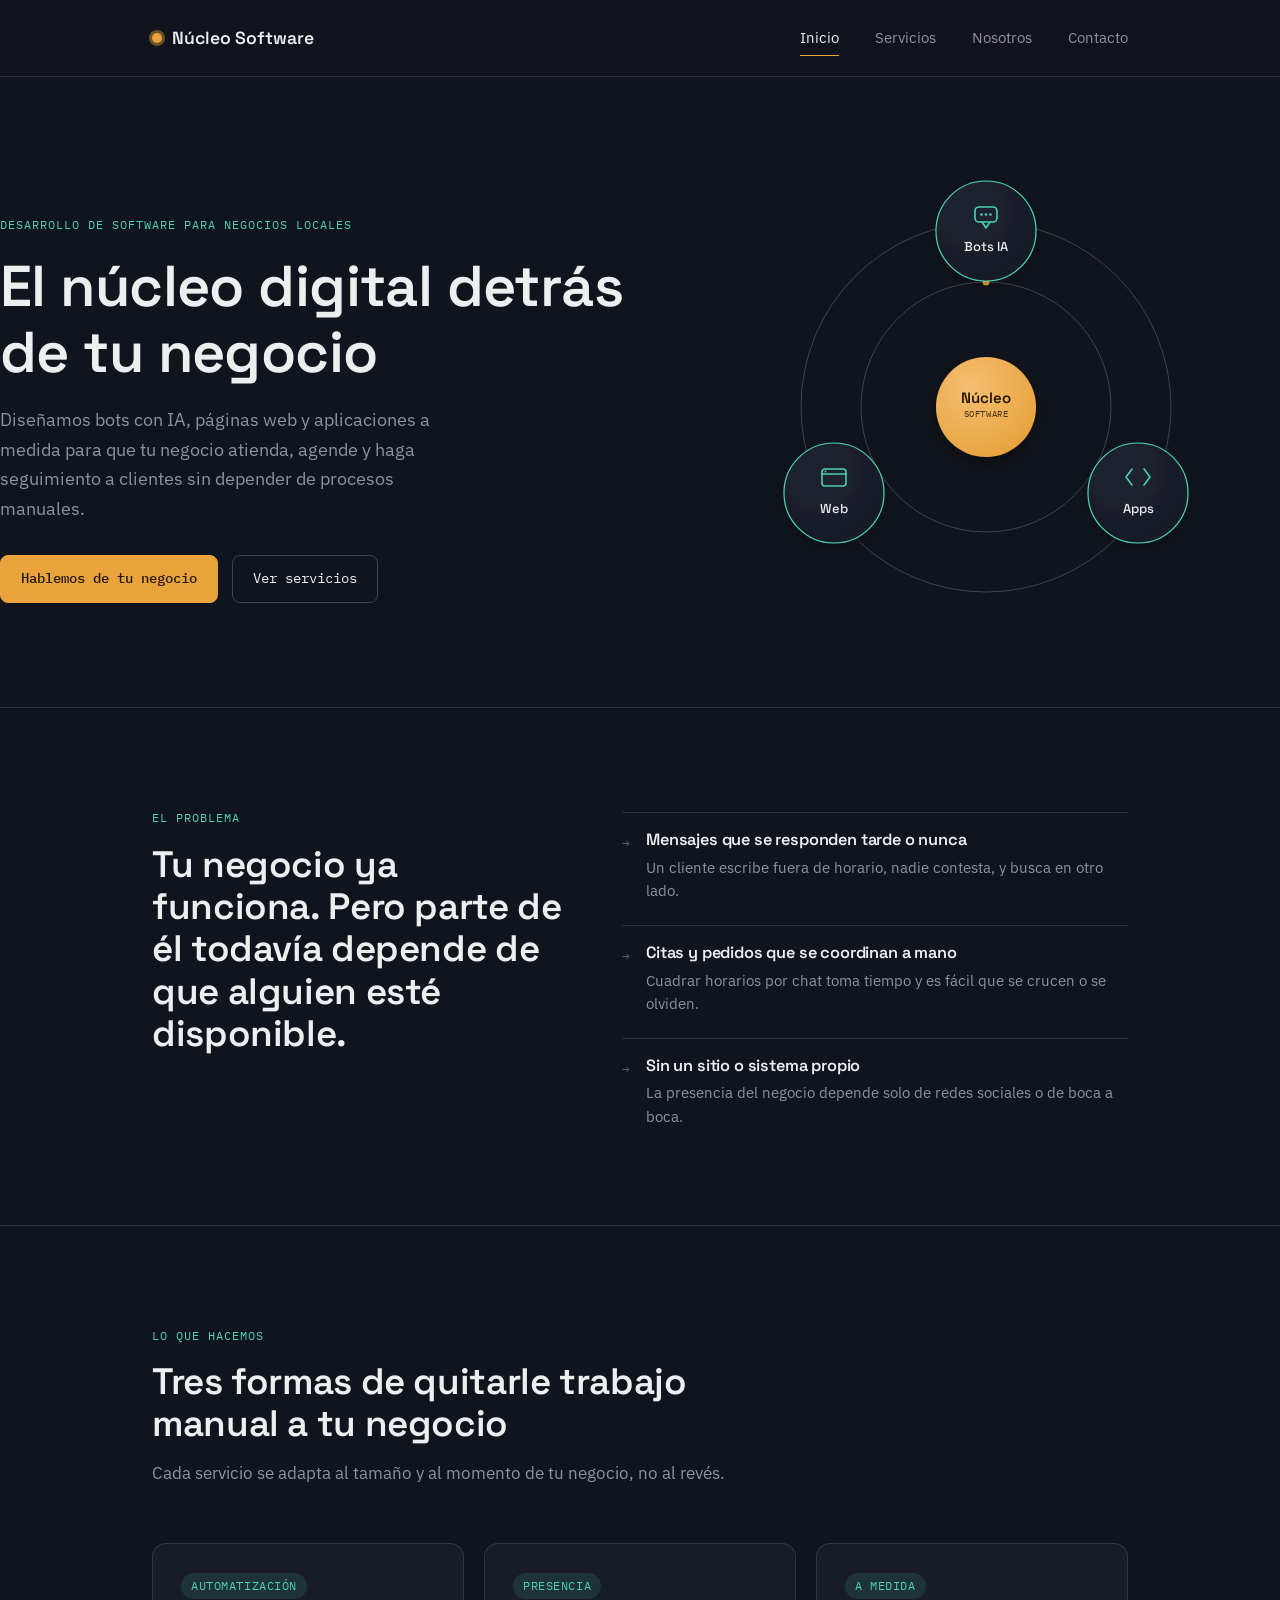
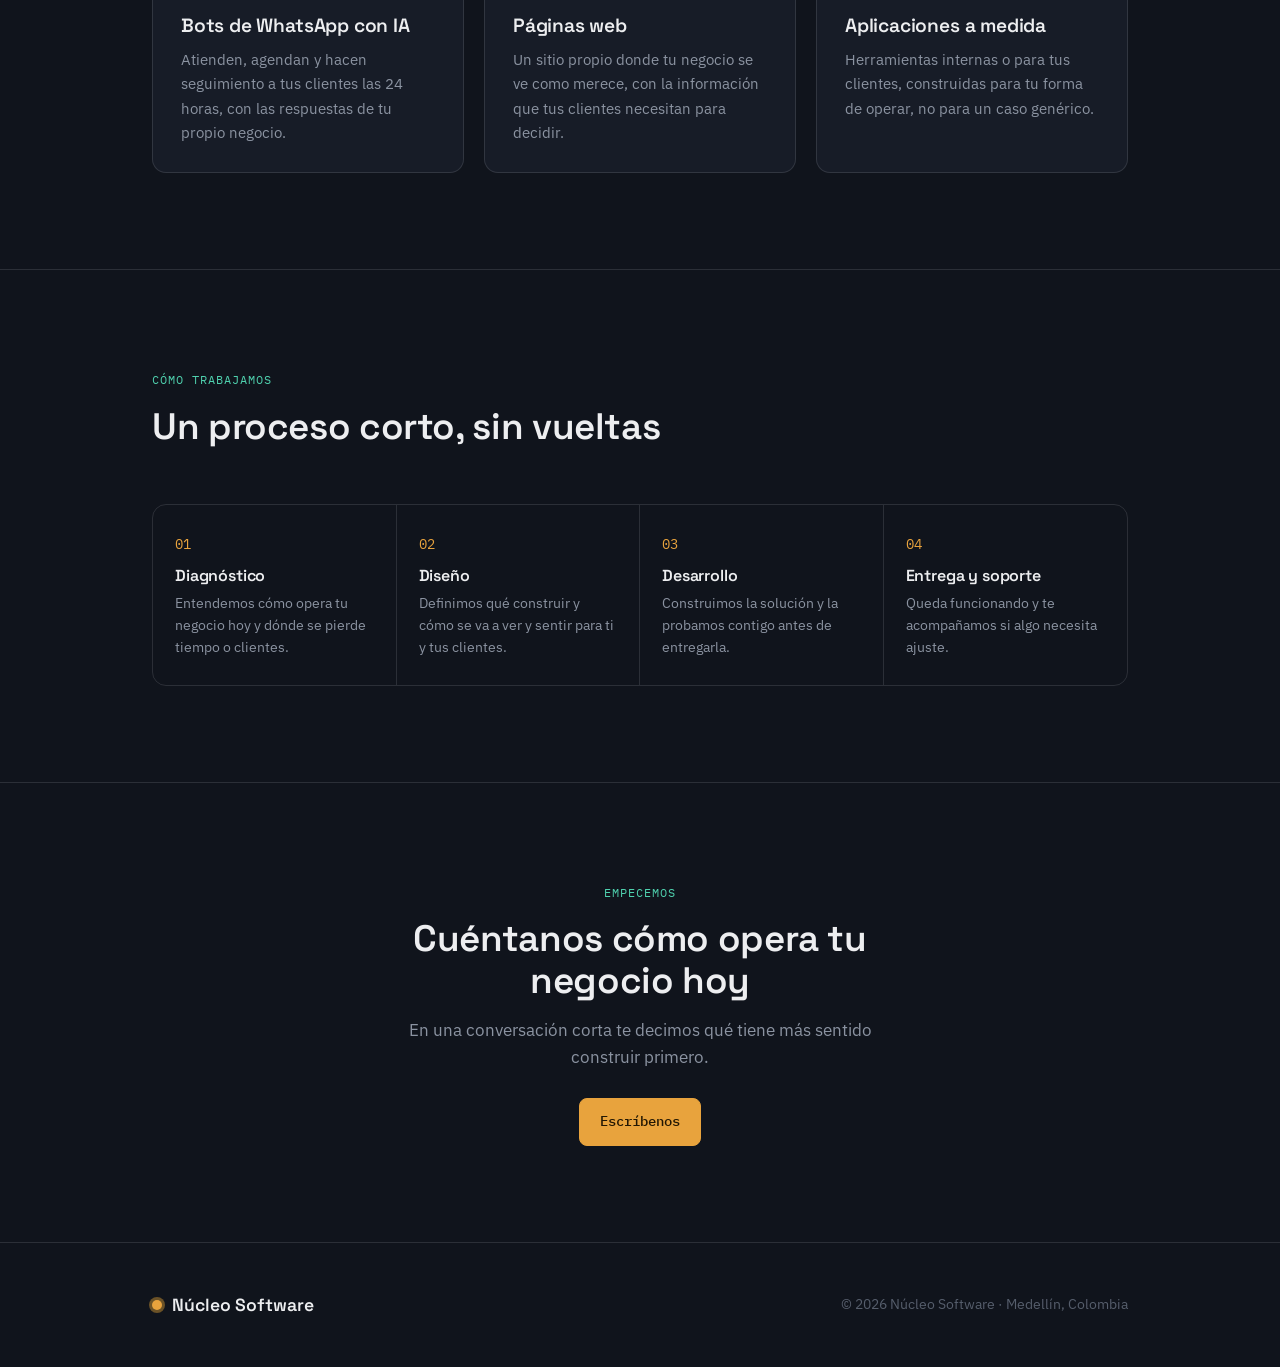
<file: index.html>
<!DOCTYPE html>
<html lang="es">
<head>
<meta charset="UTF-8">
<meta name="viewport" content="width=device-width, initial-scale=1.0">
<title>Núcleo Software — Bots con IA, webs y apps para tu negocio</title>
<meta name="description" content="Núcleo Software desarrolla bots con IA, páginas web y aplicaciones a medida para negocios que quieren dejar de perder clientes por procesos manuales.">
<link rel="stylesheet" href="style.css">
<style>
.hero {
  padding: 90px 0 60px;
  display: grid;
  grid-template-columns: 1.05fr 0.95fr;
  gap: 40px;
  align-items: center;
}
.hero h1 { margin-top: 16px; }
.hero p.lead { font-size: 1.15rem; margin-top: 20px; max-width: 480px; }
.hero-cta { display: flex; gap: 14px; margin-top: 32px; flex-wrap: wrap; }

.orbit-hero { width: 100%; max-width: 480px; margin: 0 auto; overflow: visible; }
.ring { fill: none; stroke: var(--line-strong); stroke-width: 1; }
.core-circle { fill: url(#coreGrad); filter: url(#coreShadow); }
.core-label-main { font-family: var(--font-display); font-weight: 600; font-size: 15px; fill: #241703; text-anchor: middle; }
.core-label-sub { font-family: var(--font-mono); font-size: 9px; letter-spacing: 0.06em; fill: #4a340f; text-anchor: middle; }
.node-circle { fill: url(#nodeGrad); stroke: var(--orbit-teal); stroke-width: 1.2; filter: url(#nodeShadow); }
.node-icon { fill: none; stroke: var(--orbit-teal); stroke-width: 1.6; stroke-linecap: round; stroke-linejoin: round; }
.node-label { font-family: var(--font-display); font-weight: 500; font-size: 13px; fill: var(--text-primary); text-anchor: middle; }
.pulse { fill: var(--core-amber); }
.orbit-rotate-1 { animation: orbit 22s linear infinite; transform-box: view-box; transform-origin: 240px 240px; }
.orbit-rotate-2 { animation: orbit 34s linear infinite reverse; transform-box: view-box; transform-origin: 240px 240px; }
@keyframes orbit { from { transform: rotate(0deg); } to { transform: rotate(360deg); } }

.problem { }
.problem-grid { display: grid; grid-template-columns: 0.9fr 1.1fr; gap: 56px; align-items: start; }
.problem-list { display: flex; flex-direction: column; gap: 22px; margin-top: 8px; }
.problem-item { display: flex; gap: 16px; border-top: 0.5px solid var(--line); padding-top: 18px; }
.problem-item .mark { font-family: var(--font-mono); color: var(--text-faint); font-size: 0.8rem; padding-top: 3px; }
.problem-item h3 { font-size: 1.02rem; }
.problem-item p { font-size: 0.92rem; margin-top: 6px; }

.services-preview .grid-3 { margin-top: 8px; }

.process-strip { display: grid; grid-template-columns: repeat(4, 1fr); gap: 0; border: 0.5px solid var(--line); border-radius: 14px; overflow: hidden; }
.process-step { padding: 26px 22px; border-right: 0.5px solid var(--line); }
.process-step:last-child { border-right: none; }
.process-step .num { font-family: var(--font-mono); color: var(--core-amber); font-size: 0.85rem; }
.process-step h3 { font-size: 1rem; margin-top: 10px; }
.process-step p { font-size: 0.85rem; margin-top: 8px; }

.cta-band { text-align: center; }
.cta-band .wrap { max-width: 640px; }
.cta-band h2 { margin-top: 14px; }
.cta-band p { margin-top: 14px; font-size: 1.05rem; }
.cta-band .hero-cta { justify-content: center; margin-top: 28px; }

@media (max-width: 860px) {
  .hero { grid-template-columns: 1fr; padding-top: 50px; }
  .hero .orbit-hero { order: -1; max-width: 300px; }
  .problem-grid { grid-template-columns: 1fr; gap: 32px; }
  .process-strip { grid-template-columns: 1fr; }
  .process-step { border-right: none; border-bottom: 0.5px solid var(--line); }
  .process-step:last-child { border-bottom: none; }
}
</style>
</head>
<body>

<header class="site-header">
  <div class="wrap">
    <a class="brand" href="index.html"><span class="dot" aria-hidden="true"></span>Núcleo Software</a>
    <button class="nav-toggle" aria-label="Abrir menú" aria-expanded="false">☰</button>
    <nav class="mainnav">
      <a href="index.html" aria-current="page">Inicio</a>
      <a href="servicios.html">Servicios</a>
      <a href="nosotros.html">Nosotros</a>
      <a href="contacto.html">Contacto</a>
    </nav>
  </div>
</header>

<section class="hero">
  <div class="wrap" style="display:contents;">
    <div>
      <span class="eyebrow">Desarrollo de software para negocios locales</span>
      <h1>El núcleo digital detrás de tu negocio</h1>
      <p class="lead">Diseñamos bots con IA, páginas web y aplicaciones a medida para que tu negocio atienda, agende y haga seguimiento a clientes sin depender de procesos manuales.</p>
      <div class="hero-cta">
        <a class="btn btn-primary" href="contacto.html">Hablemos de tu negocio</a>
        <a class="btn" href="servicios.html">Ver servicios</a>
      </div>
    </div>
    <svg class="orbit-hero" viewBox="0 0 480 480" role="img" aria-label="Diagrama de un núcleo central con tres servicios orbitando a su alrededor: bots con IA, páginas web y aplicaciones">
      <defs>
        <radialGradient id="coreGrad" cx="35%" cy="30%" r="75%">
          <stop offset="0%" style="stop-color:#F5BE72"></stop>
          <stop offset="100%" style="stop-color:var(--core-amber)"></stop>
        </radialGradient>
        <radialGradient id="nodeGrad" cx="35%" cy="30%" r="75%">
          <stop offset="0%" style="stop-color:var(--bg-panel-raised)"></stop>
          <stop offset="100%" style="stop-color:var(--bg-panel)"></stop>
        </radialGradient>
        <filter id="coreShadow" x="-60%" y="-60%" width="220%" height="220%">
          <feDropShadow dx="0" dy="6" stdDeviation="10" flood-color="#000000" flood-opacity="0.35"></feDropShadow>
        </filter>
        <filter id="nodeShadow" x="-60%" y="-60%" width="220%" height="220%">
          <feDropShadow dx="0" dy="4" stdDeviation="7" flood-color="#000000" flood-opacity="0.28"></feDropShadow>
        </filter>
      </defs>

      <circle class="ring" cx="240" cy="240" r="185"></circle>
      <circle class="ring" cx="240" cy="240" r="125"></circle>

      <g class="orbit-rotate-1">
        <circle class="pulse" cx="240" cy="55" r="4"></circle>
      </g>
      <g class="orbit-rotate-2">
        <circle class="pulse" cx="240" cy="115" r="3.5"></circle>
      </g>

      <g transform="translate(240,64)">
        <circle class="node-circle" r="50"></circle>
        <rect class="node-icon" x="-11" y="-24" width="22" height="15" rx="4" fill="none"></rect>
        <path class="node-icon" d="M -4,-9 L 0,-3 L 4,-9" fill="none"></path>
        <circle cx="-4.5" cy="-16.5" r="1.3" fill="var(--orbit-teal)" stroke="none"></circle>
        <circle cx="0" cy="-16.5" r="1.3" fill="var(--orbit-teal)" stroke="none"></circle>
        <circle cx="4.5" cy="-16.5" r="1.3" fill="var(--orbit-teal)" stroke="none"></circle>
        <text class="node-label" x="0" y="20">Bots IA</text>
      </g>

      <g transform="translate(88,326)">
        <circle class="node-circle" r="50"></circle>
        <rect class="node-icon" x="-12" y="-24" width="24" height="17" rx="3" fill="none"></rect>
        <line class="node-icon" x1="-12" y1="-19" x2="12" y2="-19"></line>
        <circle cx="-8.5" cy="-21.5" r="0.9" fill="var(--orbit-teal)" stroke="none"></circle>
        <text class="node-label" x="0" y="20">Web</text>
      </g>

      <g transform="translate(392,326)">
        <circle class="node-circle" r="50"></circle>
        <polyline class="node-icon" points="-6,-24 -12,-16 -6,-8" fill="none"></polyline>
        <polyline class="node-icon" points="6,-24 12,-16 6,-8" fill="none"></polyline>
        <text class="node-label" x="0" y="20">Apps</text>
      </g>

      <circle class="core-circle" cx="240" cy="240" r="50"></circle>
      <text class="core-label-main" x="240" y="236">Núcleo</text>
      <text class="core-label-sub" x="240" y="250">SOFTWARE</text>
    </svg>
  </div>
</section>

<section class="problem">
  <div class="wrap problem-grid">
    <div class="section-head" style="margin-bottom:0;">
      <span class="eyebrow">El problema</span>
      <h2>Tu negocio ya funciona. Pero parte de él todavía depende de que alguien esté disponible.</h2>
    </div>
    <div class="problem-list">
      <div class="problem-item">
        <span class="mark">→</span>
        <div>
          <h3>Mensajes que se responden tarde o nunca</h3>
          <p>Un cliente escribe fuera de horario, nadie contesta, y busca en otro lado.</p>
        </div>
      </div>
      <div class="problem-item">
        <span class="mark">→</span>
        <div>
          <h3>Citas y pedidos que se coordinan a mano</h3>
          <p>Cuadrar horarios por chat toma tiempo y es fácil que se crucen o se olviden.</p>
        </div>
      </div>
      <div class="problem-item">
        <span class="mark">→</span>
        <div>
          <h3>Sin un sitio o sistema propio</h3>
          <p>La presencia del negocio depende solo de redes sociales o de boca a boca.</p>
        </div>
      </div>
    </div>
  </div>
</section>

<section class="services-preview">
  <div class="wrap">
    <div class="section-head">
      <span class="eyebrow">Lo que hacemos</span>
      <h2>Tres formas de quitarle trabajo manual a tu negocio</h2>
      <p>Cada servicio se adapta al tamaño y al momento de tu negocio, no al revés.</p>
    </div>
    <div class="grid-3">
      <div class="card">
        <span class="node-tag teal">Automatización</span>
        <h3>Bots de WhatsApp con IA</h3>
        <p>Atienden, agendan y hacen seguimiento a tus clientes las 24 horas, con las respuestas de tu propio negocio.</p>
      </div>
      <div class="card">
        <span class="node-tag teal">Presencia</span>
        <h3>Páginas web</h3>
        <p>Un sitio propio donde tu negocio se ve como merece, con la información que tus clientes necesitan para decidir.</p>
      </div>
      <div class="card">
        <span class="node-tag teal">A medida</span>
        <h3>Aplicaciones a medida</h3>
        <p>Herramientas internas o para tus clientes, construidas para tu forma de operar, no para un caso genérico.</p>
      </div>
    </div>
  </div>
</section>

<section class="process">
  <div class="wrap">
    <div class="section-head">
      <span class="eyebrow">Cómo trabajamos</span>
      <h2>Un proceso corto, sin vueltas</h2>
    </div>
    <div class="process-strip">
      <div class="process-step">
        <span class="num">01</span>
        <h3>Diagnóstico</h3>
        <p>Entendemos cómo opera tu negocio hoy y dónde se pierde tiempo o clientes.</p>
      </div>
      <div class="process-step">
        <span class="num">02</span>
        <h3>Diseño</h3>
        <p>Definimos qué construir y cómo se va a ver y sentir para ti y tus clientes.</p>
      </div>
      <div class="process-step">
        <span class="num">03</span>
        <h3>Desarrollo</h3>
        <p>Construimos la solución y la probamos contigo antes de entregarla.</p>
      </div>
      <div class="process-step">
        <span class="num">04</span>
        <h3>Entrega y soporte</h3>
        <p>Queda funcionando y te acompañamos si algo necesita ajuste.</p>
      </div>
    </div>
  </div>
</section>

<section class="cta-band">
  <div class="wrap">
    <span class="eyebrow">Empecemos</span>
    <h2>Cuéntanos cómo opera tu negocio hoy</h2>
    <p>En una conversación corta te decimos qué tiene más sentido construir primero.</p>
    <div class="hero-cta">
      <a class="btn btn-primary" href="contacto.html">Escríbenos</a>
    </div>
  </div>
</section>

<footer>
  <div class="wrap">
    <a class="brand" href="index.html"><span class="dot" aria-hidden="true"></span>Núcleo Software</a>
    <p>© 2026 Núcleo Software · Medellín, Colombia</p>
  </div>
</footer>

<script src="nav.js"></script>
</body>
</html>
</file>
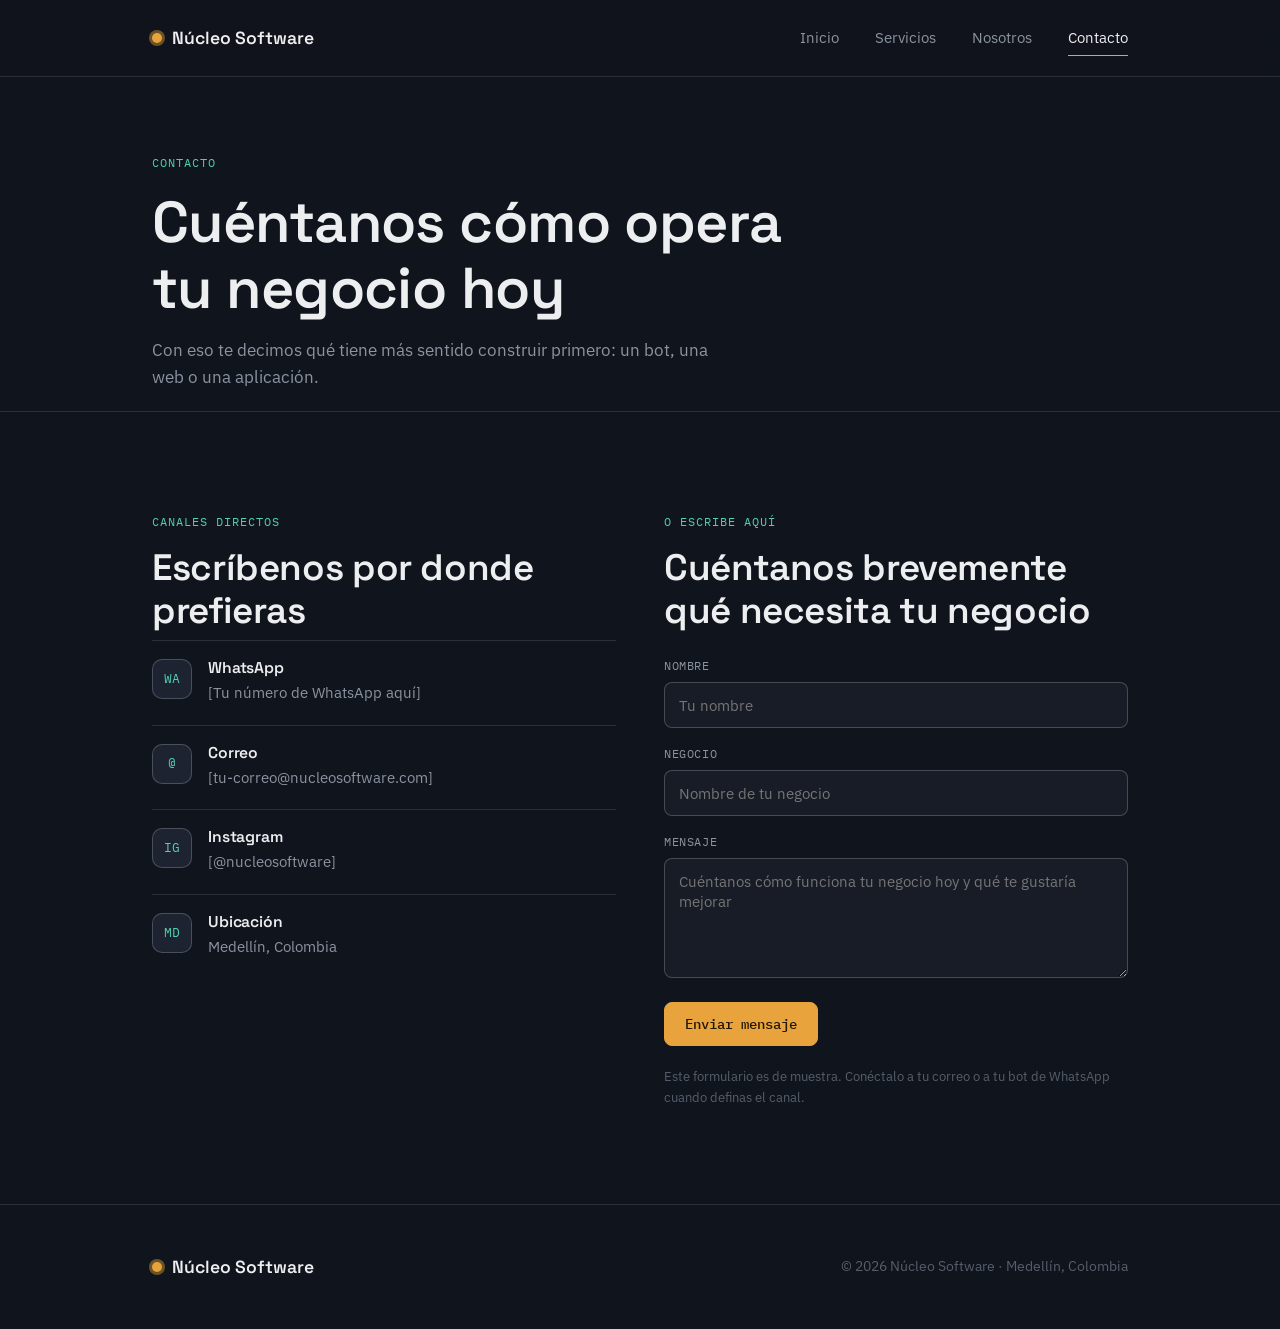
<file: contacto.html>
<!DOCTYPE html>
<html lang="es">
<head>
<meta charset="UTF-8">
<meta name="viewport" content="width=device-width, initial-scale=1.0">
<title>Contacto — Núcleo Software</title>
<meta name="description" content="Escríbenos y cuéntanos cómo opera tu negocio hoy.">
<link rel="stylesheet" href="style.css">
<style>
.page-hero { padding: 72px 0 20px; }
.page-hero h1 { margin-top: 14px; max-width: 640px; }
.page-hero p { max-width: 560px; margin-top: 16px; font-size: 1.05rem; }

.contact-grid { display: grid; grid-template-columns: 1fr 1fr; gap: 48px; align-items: start; }

.channel-list { display: flex; flex-direction: column; gap: 20px; margin-top: 8px; }
.channel-item { display: flex; gap: 16px; align-items: flex-start; border-top: 0.5px solid var(--line); padding-top: 18px; }
.channel-item .ic {
  width: 40px; height: 40px; border-radius: 10px;
  background: var(--bg-panel-raised); border: 0.5px solid var(--line-strong);
  display: flex; align-items: center; justify-content: center;
  font-family: var(--font-mono); font-size: 0.8rem; color: var(--orbit-teal);
  flex-shrink: 0;
}
.channel-item h3 { font-size: 0.98rem; }
.channel-item p { font-size: 0.92rem; margin-top: 4px; }

form { display: flex; flex-direction: column; gap: 16px; }
label { font-family: var(--font-mono); font-size: 0.78rem; text-transform: uppercase; letter-spacing: 0.05em; color: var(--text-muted); display: block; margin-bottom: 6px; }
input, textarea {
  width: 100%;
  background: var(--bg-panel);
  border: 0.5px solid var(--line-strong);
  border-radius: 8px;
  padding: 12px 14px;
  color: var(--text-primary);
  font-family: var(--font-body);
  font-size: 0.95rem;
}
input:focus, textarea:focus { outline: none; border-color: var(--orbit-teal); }
textarea { min-height: 120px; resize: vertical; }
.form-note { font-size: 0.82rem; color: var(--text-faint); margin-top: 4px; }

@media (max-width: 860px) {
  .contact-grid { grid-template-columns: 1fr; gap: 32px; }
}
</style>
</head>
<body>

<header class="site-header">
  <div class="wrap">
    <a class="brand" href="index.html"><span class="dot" aria-hidden="true"></span>Núcleo Software</a>
    <button class="nav-toggle" aria-label="Abrir menú" aria-expanded="false">☰</button>
    <nav class="mainnav">
      <a href="index.html">Inicio</a>
      <a href="servicios.html">Servicios</a>
      <a href="nosotros.html">Nosotros</a>
      <a href="contacto.html" aria-current="page">Contacto</a>
    </nav>
  </div>
</header>

<section class="page-hero">
  <div class="wrap">
    <span class="eyebrow">Contacto</span>
    <h1>Cuéntanos cómo opera tu negocio hoy</h1>
    <p>Con eso te decimos qué tiene más sentido construir primero: un bot, una web o una aplicación.</p>
  </div>
</section>

<section>
  <div class="wrap contact-grid">
    <div>
      <div class="section-head" style="margin-bottom:0;">
        <span class="eyebrow">Canales directos</span>
        <h2>Escríbenos por donde prefieras</h2>
      </div>
      <div class="channel-list">
        <div class="channel-item">
          <span class="ic">WA</span>
          <div>
            <h3>WhatsApp</h3>
            <p>[Tu número de WhatsApp aquí]</p>
          </div>
        </div>
        <div class="channel-item">
          <span class="ic">@</span>
          <div>
            <h3>Correo</h3>
            <p>[tu-correo@nucleosoftware.com]</p>
          </div>
        </div>
        <div class="channel-item">
          <span class="ic">IG</span>
          <div>
            <h3>Instagram</h3>
            <p>[@nucleosoftware]</p>
          </div>
        </div>
        <div class="channel-item">
          <span class="ic">MD</span>
          <div>
            <h3>Ubicación</h3>
            <p>Medellín, Colombia</p>
          </div>
        </div>
      </div>
    </div>

    <div>
      <div class="section-head" style="margin-bottom:0;">
        <span class="eyebrow">O escribe aquí</span>
        <h2>Cuéntanos brevemente qué necesita tu negocio</h2>
      </div>
      <form style="margin-top:24px;" onsubmit="return false;">
        <div>
          <label for="name">Nombre</label>
          <input id="name" name="name" type="text" placeholder="Tu nombre">
        </div>
        <div>
          <label for="business">Negocio</label>
          <input id="business" name="business" type="text" placeholder="Nombre de tu negocio">
        </div>
        <div>
          <label for="message">Mensaje</label>
          <textarea id="message" name="message" placeholder="Cuéntanos cómo funciona tu negocio hoy y qué te gustaría mejorar"></textarea>
        </div>
        <button class="btn btn-primary" type="submit" style="align-self:flex-start;">Enviar mensaje</button>
        <p class="form-note">Este formulario es de muestra. Conéctalo a tu correo o a tu bot de WhatsApp cuando definas el canal.</p>
      </form>
    </div>
  </div>
</section>

<footer>
  <div class="wrap">
    <a class="brand" href="index.html"><span class="dot" aria-hidden="true"></span>Núcleo Software</a>
    <p>© 2026 Núcleo Software · Medellín, Colombia</p>
  </div>
</footer>

<script src="nav.js"></script>
</body>
</html>
</file>
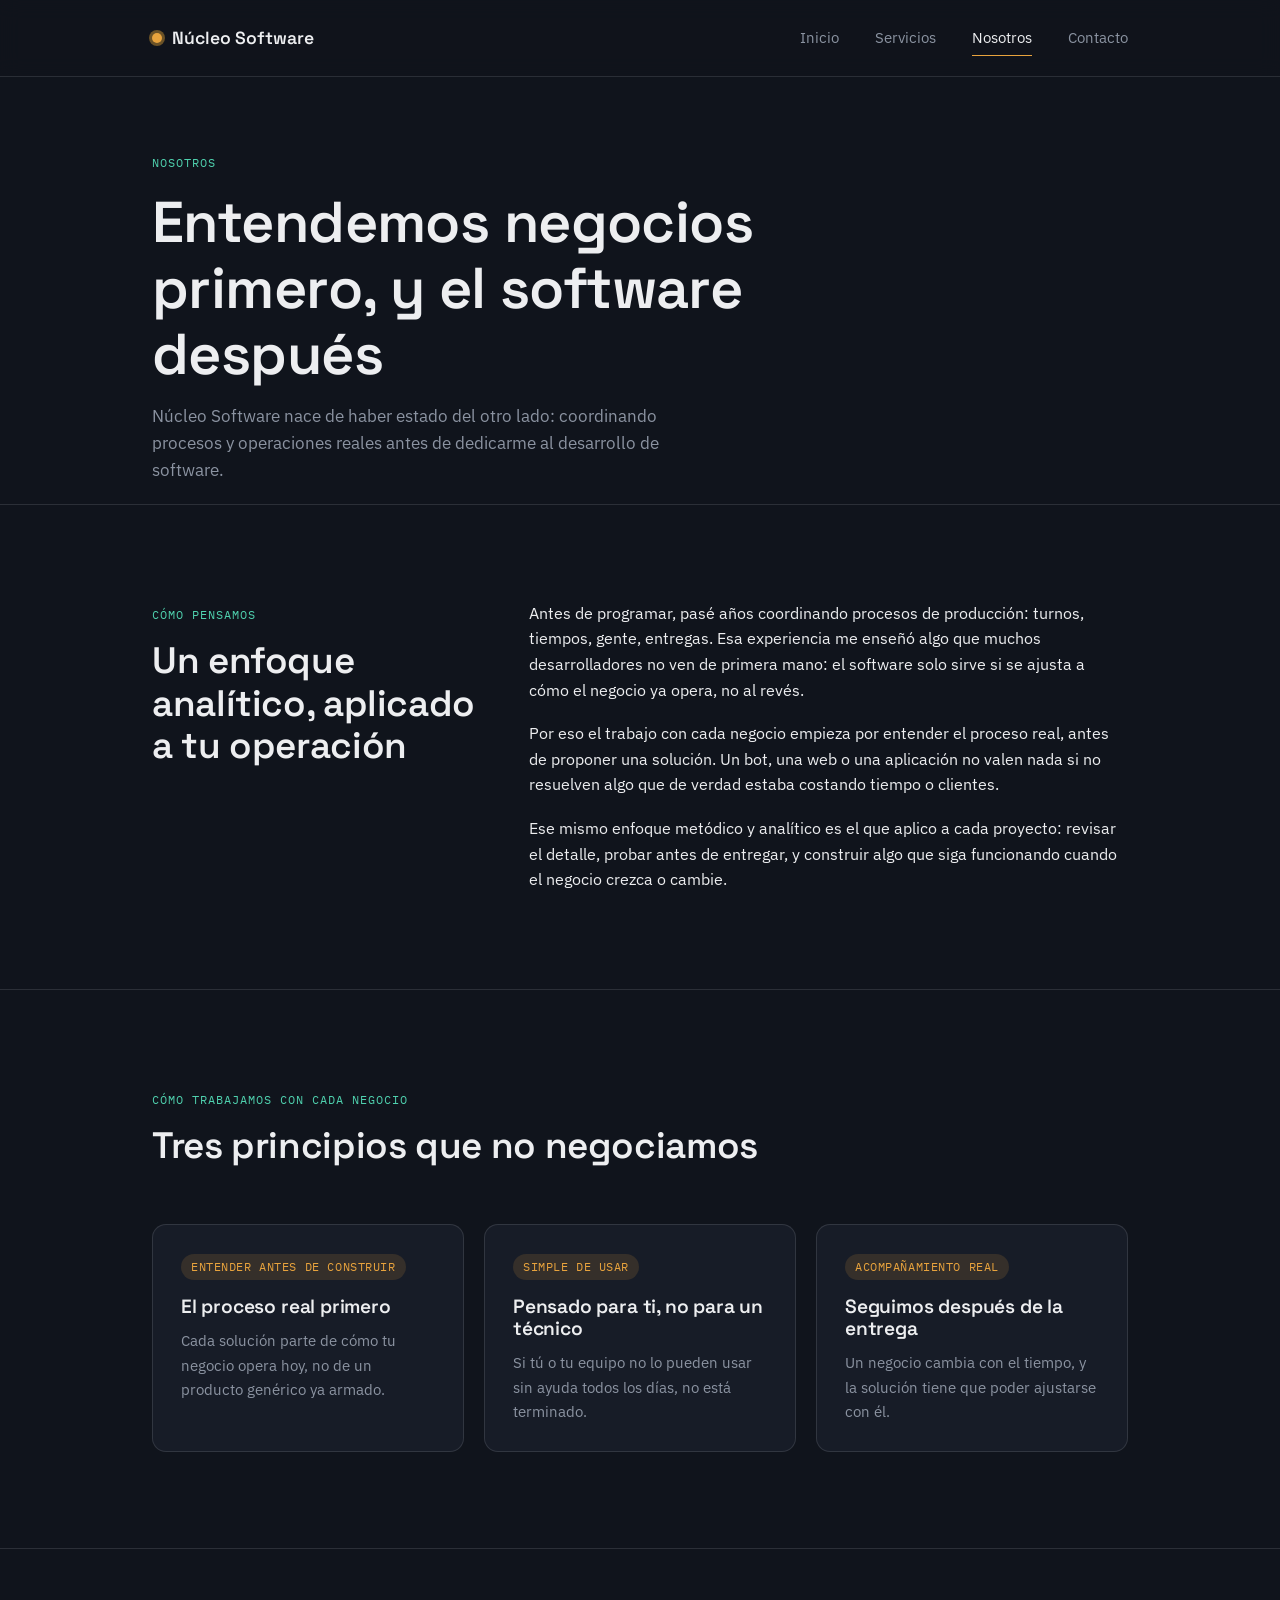
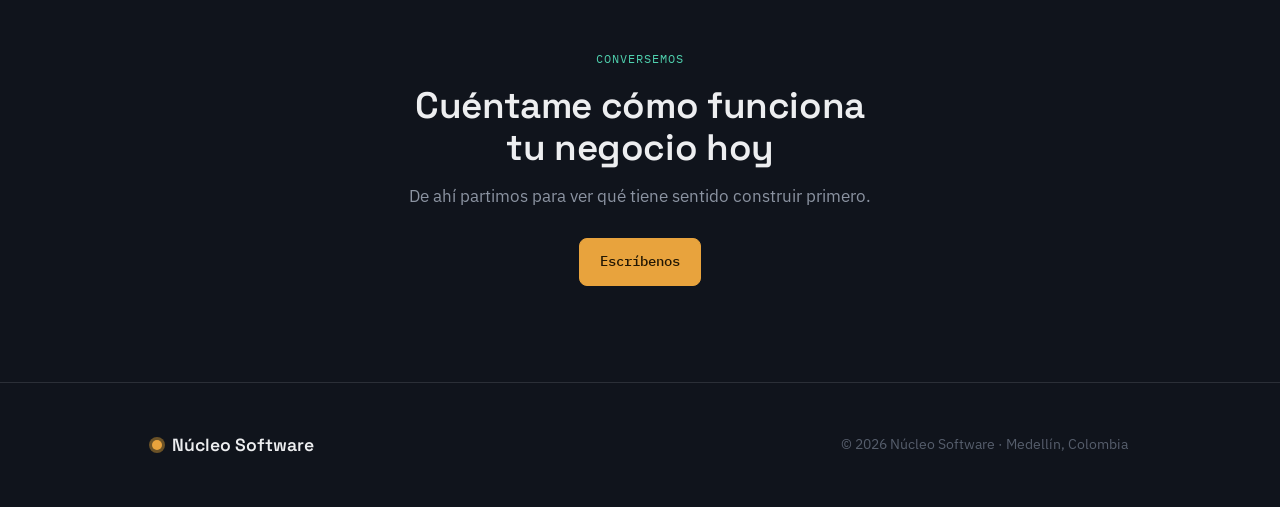
<file: nosotros.html>
<!DOCTYPE html>
<html lang="es">
<head>
<meta charset="UTF-8">
<meta name="viewport" content="width=device-width, initial-scale=1.0">
<title>Nosotros — Núcleo Software</title>
<meta name="description" content="Por qué existe Núcleo Software y cómo trabajamos con negocios locales en Medellín.">
<link rel="stylesheet" href="style.css">
<style>
.page-hero { padding: 72px 0 20px; }
.page-hero h1 { margin-top: 14px; max-width: 780px; }
.page-hero p { max-width: 560px; margin-top: 16px; font-size: 1.05rem; }

.story-grid { display: grid; grid-template-columns: 0.55fr 1fr; gap: 48px; }
.story-grid p { color: var(--text-primary); font-size: 1rem; margin-bottom: 18px; }
.story-grid p:last-child { margin-bottom: 0; }

.values-grid { display: grid; grid-template-columns: repeat(3, 1fr); gap: 20px; }

@media (max-width: 860px) {
  .story-grid { grid-template-columns: 1fr; gap: 20px; }
  .values-grid { grid-template-columns: 1fr; }
}
</style>
</head>
<body>

<header class="site-header">
  <div class="wrap">
    <a class="brand" href="index.html"><span class="dot" aria-hidden="true"></span>Núcleo Software</a>
    <button class="nav-toggle" aria-label="Abrir menú" aria-expanded="false">☰</button>
    <nav class="mainnav">
      <a href="index.html">Inicio</a>
      <a href="servicios.html">Servicios</a>
      <a href="nosotros.html" aria-current="page">Nosotros</a>
      <a href="contacto.html">Contacto</a>
    </nav>
  </div>
</header>

<section class="page-hero">
  <div class="wrap">
    <span class="eyebrow">Nosotros</span>
    <h1>Entendemos negocios primero, y el software después</h1>
    <p>Núcleo Software nace de haber estado del otro lado: coordinando procesos y operaciones reales antes de dedicarme al desarrollo de software.</p>
  </div>
</section>

<section>
  <div class="wrap story-grid">
    <div class="section-head" style="margin-bottom:0;">
      <span class="eyebrow">Cómo pensamos</span>
      <h2>Un enfoque analítico, aplicado a tu operación</h2>
    </div>
    <div>
      <p>Antes de programar, pasé años coordinando procesos de producción: turnos, tiempos, gente, entregas. Esa experiencia me enseñó algo que muchos desarrolladores no ven de primera mano: el software solo sirve si se ajusta a cómo el negocio ya opera, no al revés.</p>
      <p>Por eso el trabajo con cada negocio empieza por entender el proceso real, antes de proponer una solución. Un bot, una web o una aplicación no valen nada si no resuelven algo que de verdad estaba costando tiempo o clientes.</p>
      <p>Ese mismo enfoque metódico y analítico es el que aplico a cada proyecto: revisar el detalle, probar antes de entregar, y construir algo que siga funcionando cuando el negocio crezca o cambie.</p>
    </div>
  </div>
</section>

<section>
  <div class="wrap">
    <div class="section-head">
      <span class="eyebrow">Cómo trabajamos con cada negocio</span>
      <h2>Tres principios que no negociamos</h2>
    </div>
    <div class="values-grid">
      <div class="card">
        <span class="node-tag amber">Entender antes de construir</span>
        <h3>El proceso real primero</h3>
        <p>Cada solución parte de cómo tu negocio opera hoy, no de un producto genérico ya armado.</p>
      </div>
      <div class="card">
        <span class="node-tag amber">Simple de usar</span>
        <h3>Pensado para ti, no para un técnico</h3>
        <p>Si tú o tu equipo no lo pueden usar sin ayuda todos los días, no está terminado.</p>
      </div>
      <div class="card">
        <span class="node-tag amber">Acompañamiento real</span>
        <h3>Seguimos después de la entrega</h3>
        <p>Un negocio cambia con el tiempo, y la solución tiene que poder ajustarse con él.</p>
      </div>
    </div>
  </div>
</section>

<section class="cta-band" style="text-align:center;">
  <div class="wrap" style="max-width:640px;">
    <span class="eyebrow">Conversemos</span>
    <h2 style="margin-top:14px;">Cuéntame cómo funciona tu negocio hoy</h2>
    <p style="margin-top:14px; font-size:1.05rem;">De ahí partimos para ver qué tiene sentido construir primero.</p>
    <div class="hero-cta" style="justify-content:center; margin-top:28px;">
      <a class="btn btn-primary" href="contacto.html">Escríbenos</a>
    </div>
  </div>
</section>

<footer>
  <div class="wrap">
    <a class="brand" href="index.html"><span class="dot" aria-hidden="true"></span>Núcleo Software</a>
    <p>© 2026 Núcleo Software · Medellín, Colombia</p>
  </div>
</footer>

<script src="nav.js"></script>
</body>
</html>
</file>
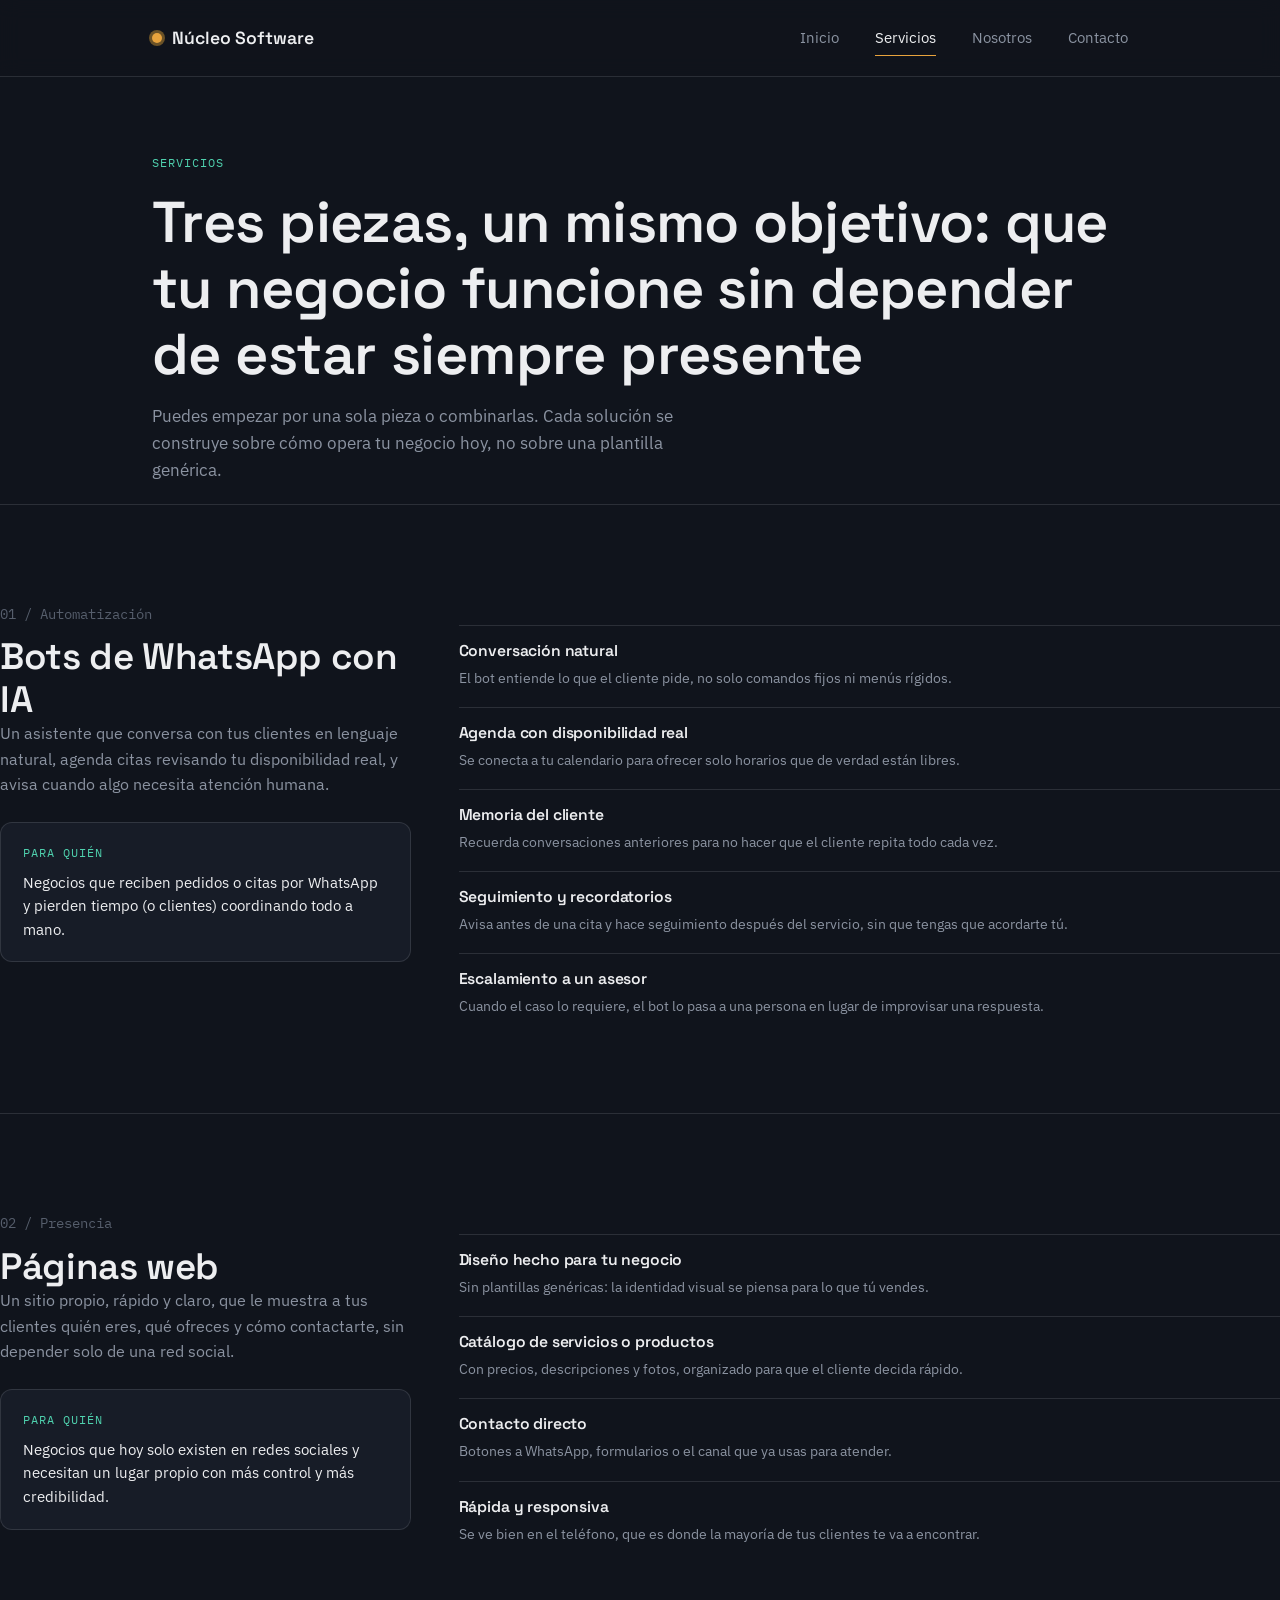
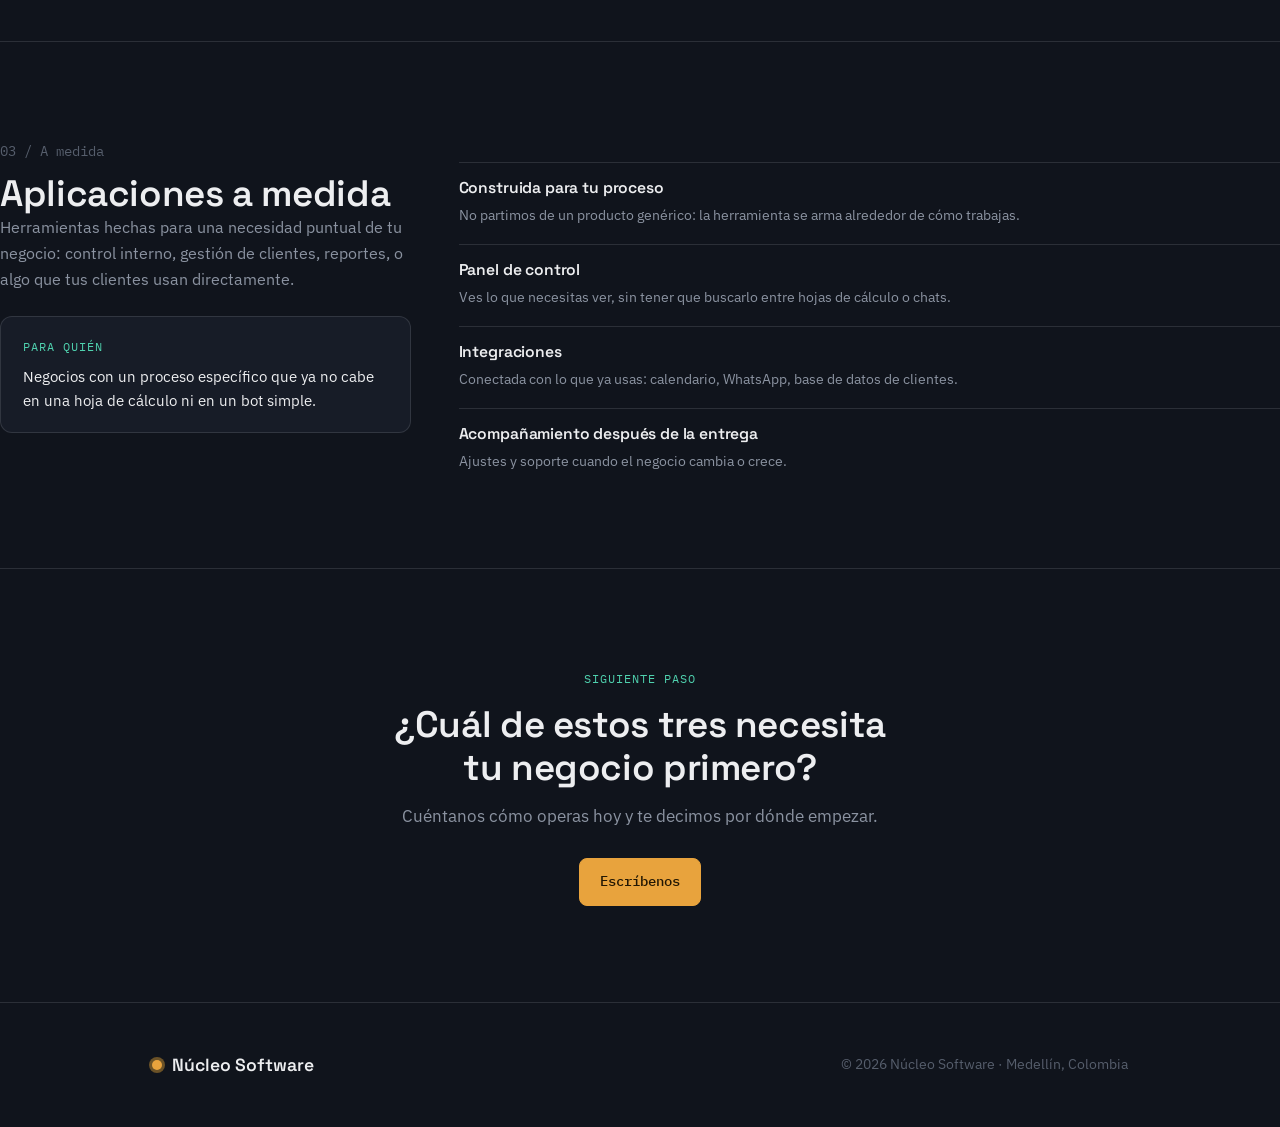
<file: servicios.html>
<!DOCTYPE html>
<html lang="es">
<head>
<meta charset="UTF-8">
<meta name="viewport" content="width=device-width, initial-scale=1.0">
<title>Servicios — Núcleo Software</title>
<meta name="description" content="Bots de WhatsApp con IA, páginas web y aplicaciones a medida para negocios locales.">
<link rel="stylesheet" href="style.css">
<style>
.page-hero { padding: 72px 0 20px; }
.page-hero h1 { margin-top: 14px; }
.page-hero p { max-width: 560px; margin-top: 16px; font-size: 1.05rem; }

.service-block { display: grid; grid-template-columns: 0.5fr 1fr; gap: 48px; align-items: start; }
.service-block + .service-block { margin-top: 0; }
.service-num { font-family: var(--font-mono); color: var(--text-faint); font-size: 0.85rem; }
.service-block h2 { margin-top: 10px; }

.feature-list { display: flex; flex-direction: column; gap: 18px; margin-top: 24px; }
.feature-item { border-top: 0.5px solid var(--line); padding-top: 16px; }
.feature-item h3 { font-size: 0.98rem; }
.feature-item p { font-size: 0.9rem; margin-top: 6px; }

.for-whom { margin-top: 24px; background: var(--bg-panel); border: 0.5px solid var(--line); border-radius: 12px; padding: 20px 22px; }
.for-whom .eyebrow { display: block; margin-bottom: 8px; }
.for-whom p { font-size: 0.92rem; color: var(--text-primary); }

@media (max-width: 860px) {
  .service-block { grid-template-columns: 1fr; gap: 20px; }
}
</style>
</head>
<body>

<header class="site-header">
  <div class="wrap">
    <a class="brand" href="index.html"><span class="dot" aria-hidden="true"></span>Núcleo Software</a>
    <button class="nav-toggle" aria-label="Abrir menú" aria-expanded="false">☰</button>
    <nav class="mainnav">
      <a href="index.html">Inicio</a>
      <a href="servicios.html" aria-current="page">Servicios</a>
      <a href="nosotros.html">Nosotros</a>
      <a href="contacto.html">Contacto</a>
    </nav>
  </div>
</header>

<section class="page-hero">
  <div class="wrap">
    <span class="eyebrow">Servicios</span>
    <h1>Tres piezas, un mismo objetivo: que tu negocio funcione sin depender de estar siempre presente</h1>
    <p>Puedes empezar por una sola pieza o combinarlas. Cada solución se construye sobre cómo opera tu negocio hoy, no sobre una plantilla genérica.</p>
  </div>
</section>

<section class="service-block">
  <div class="wrap" style="display:contents;">
    <div>
      <span class="service-num">01 / Automatización</span>
      <h2>Bots de WhatsApp con IA</h2>
      <p>Un asistente que conversa con tus clientes en lenguaje natural, agenda citas revisando tu disponibilidad real, y avisa cuando algo necesita atención humana.</p>
      <div class="for-whom">
        <span class="eyebrow">Para quién</span>
        <p>Negocios que reciben pedidos o citas por WhatsApp y pierden tiempo (o clientes) coordinando todo a mano.</p>
      </div>
    </div>
    <div class="feature-list">
      <div class="feature-item">
        <h3>Conversación natural</h3>
        <p>El bot entiende lo que el cliente pide, no solo comandos fijos ni menús rígidos.</p>
      </div>
      <div class="feature-item">
        <h3>Agenda con disponibilidad real</h3>
        <p>Se conecta a tu calendario para ofrecer solo horarios que de verdad están libres.</p>
      </div>
      <div class="feature-item">
        <h3>Memoria del cliente</h3>
        <p>Recuerda conversaciones anteriores para no hacer que el cliente repita todo cada vez.</p>
      </div>
      <div class="feature-item">
        <h3>Seguimiento y recordatorios</h3>
        <p>Avisa antes de una cita y hace seguimiento después del servicio, sin que tengas que acordarte tú.</p>
      </div>
      <div class="feature-item">
        <h3>Escalamiento a un asesor</h3>
        <p>Cuando el caso lo requiere, el bot lo pasa a una persona en lugar de improvisar una respuesta.</p>
      </div>
    </div>
  </div>
</section>

<section class="service-block">
  <div class="wrap" style="display:contents;">
    <div>
      <span class="service-num">02 / Presencia</span>
      <h2>Páginas web</h2>
      <p>Un sitio propio, rápido y claro, que le muestra a tus clientes quién eres, qué ofreces y cómo contactarte, sin depender solo de una red social.</p>
      <div class="for-whom">
        <span class="eyebrow">Para quién</span>
        <p>Negocios que hoy solo existen en redes sociales y necesitan un lugar propio con más control y más credibilidad.</p>
      </div>
    </div>
    <div class="feature-list">
      <div class="feature-item">
        <h3>Diseño hecho para tu negocio</h3>
        <p>Sin plantillas genéricas: la identidad visual se piensa para lo que tú vendes.</p>
      </div>
      <div class="feature-item">
        <h3>Catálogo de servicios o productos</h3>
        <p>Con precios, descripciones y fotos, organizado para que el cliente decida rápido.</p>
      </div>
      <div class="feature-item">
        <h3>Contacto directo</h3>
        <p>Botones a WhatsApp, formularios o el canal que ya usas para atender.</p>
      </div>
      <div class="feature-item">
        <h3>Rápida y responsiva</h3>
        <p>Se ve bien en el teléfono, que es donde la mayoría de tus clientes te va a encontrar.</p>
      </div>
    </div>
  </div>
</section>

<section class="service-block">
  <div class="wrap" style="display:contents;">
    <div>
      <span class="service-num">03 / A medida</span>
      <h2>Aplicaciones a medida</h2>
      <p>Herramientas hechas para una necesidad puntual de tu negocio: control interno, gestión de clientes, reportes, o algo que tus clientes usan directamente.</p>
      <div class="for-whom">
        <span class="eyebrow">Para quién</span>
        <p>Negocios con un proceso específico que ya no cabe en una hoja de cálculo ni en un bot simple.</p>
      </div>
    </div>
    <div class="feature-list">
      <div class="feature-item">
        <h3>Construida para tu proceso</h3>
        <p>No partimos de un producto genérico: la herramienta se arma alrededor de cómo trabajas.</p>
      </div>
      <div class="feature-item">
        <h3>Panel de control</h3>
        <p>Ves lo que necesitas ver, sin tener que buscarlo entre hojas de cálculo o chats.</p>
      </div>
      <div class="feature-item">
        <h3>Integraciones</h3>
        <p>Conectada con lo que ya usas: calendario, WhatsApp, base de datos de clientes.</p>
      </div>
      <div class="feature-item">
        <h3>Acompañamiento después de la entrega</h3>
        <p>Ajustes y soporte cuando el negocio cambia o crece.</p>
      </div>
    </div>
  </div>
</section>

<section class="cta-band" style="text-align:center;">
  <div class="wrap" style="max-width:640px;">
    <span class="eyebrow">Siguiente paso</span>
    <h2 style="margin-top:14px;">¿Cuál de estos tres necesita tu negocio primero?</h2>
    <p style="margin-top:14px; font-size:1.05rem;">Cuéntanos cómo operas hoy y te decimos por dónde empezar.</p>
    <div class="hero-cta" style="justify-content:center; margin-top:28px;">
      <a class="btn btn-primary" href="contacto.html">Escríbenos</a>
    </div>
  </div>
</section>

<footer>
  <div class="wrap">
    <a class="brand" href="index.html"><span class="dot" aria-hidden="true"></span>Núcleo Software</a>
    <p>© 2026 Núcleo Software · Medellín, Colombia</p>
  </div>
</footer>

<script src="nav.js"></script>
</body>
</html>
</file>
<file: style.css>
@import url('https://fonts.googleapis.com/css2?family=Space+Grotesk:wght@500;600;700&family=IBM+Plex+Sans:wght@400;500;600&family=IBM+Plex+Mono:wght@400;500&display=swap');

:root {
  --bg-deep: #10141C;
  --bg-panel: #171C27;
  --bg-panel-raised: #1D2330;
  --core-amber: #E8A33D;
  --core-amber-dim: #6B5227;
  --orbit-teal: #4FD1AE;
  --orbit-teal-dim: #295C50;
  --text-primary: #EDEEF0;
  --text-muted: #8B93A1;
  --text-faint: #565E6C;
  --line: rgba(237, 238, 240, 0.12);
  --line-strong: rgba(237, 238, 240, 0.22);
  --font-display: 'Space Grotesk', sans-serif;
  --font-body: 'IBM Plex Sans', sans-serif;
  --font-mono: 'IBM Plex Mono', monospace;
  --maxw: 1120px;
}

* { box-sizing: border-box; margin: 0; padding: 0; }

html { scroll-behavior: smooth; }

body {
  background: var(--bg-deep);
  color: var(--text-primary);
  font-family: var(--font-body);
  font-size: 16px;
  line-height: 1.6;
  -webkit-font-smoothing: antialiased;
}

a { color: inherit; text-decoration: none; }

img, svg { display: block; max-width: 100%; }

.wrap {
  max-width: var(--maxw);
  margin: 0 auto;
  padding: 0 clamp(24px, 6vw, 72px);
}

h1, h2, h3 {
  font-family: var(--font-display);
  font-weight: 600;
  line-height: 1.15;
  letter-spacing: -0.01em;
}

h1 { font-size: clamp(2.4rem, 5vw, 3.6rem); }
h2 { font-size: clamp(1.7rem, 3.2vw, 2.3rem); }
h3 { font-size: 1.2rem; }

p { color: var(--text-muted); }

.eyebrow {
  font-family: var(--font-mono);
  font-size: 0.78rem;
  letter-spacing: 0.08em;
  text-transform: uppercase;
  color: var(--orbit-teal);
}

/* Header */
.site-header {
  border-bottom: 0.5px solid var(--line);
  position: sticky;
  top: 0;
  background: rgba(16, 20, 28, 0.88);
  backdrop-filter: blur(10px);
  z-index: 50;
}

.site-header .wrap {
  display: flex;
  align-items: center;
  justify-content: space-between;
  height: 76px;
}

.brand {
  display: flex;
  align-items: center;
  gap: 10px;
  font-family: var(--font-display);
  font-weight: 600;
  font-size: 1.1rem;
}

.brand .dot {
  width: 10px;
  height: 10px;
  border-radius: 50%;
  background: var(--core-amber);
  box-shadow: 0 0 0 3px var(--core-amber-dim);
}

nav.mainnav {
  display: flex;
  gap: 36px;
  font-size: 0.92rem;
}

nav.mainnav a {
  color: var(--text-muted);
  padding: 6px 0;
  border-bottom: 1px solid transparent;
  transition: color 0.15s ease, border-color 0.15s ease;
}

nav.mainnav a:hover,
nav.mainnav a:focus-visible {
  color: var(--text-primary);
  border-color: var(--orbit-teal);
}

nav.mainnav a[aria-current="page"] {
  color: var(--text-primary);
  border-color: var(--core-amber);
}

.nav-toggle {
  display: none;
  background: none;
  border: 0.5px solid var(--line-strong);
  border-radius: 8px;
  color: var(--text-primary);
  width: 40px;
  height: 40px;
  font-size: 1.1rem;
  cursor: pointer;
}

.btn {
  display: inline-flex;
  align-items: center;
  gap: 8px;
  font-family: var(--font-mono);
  font-size: 0.85rem;
  padding: 12px 20px;
  border-radius: 8px;
  border: 0.5px solid var(--line-strong);
  cursor: pointer;
  background: transparent;
  color: var(--text-primary);
  transition: border-color 0.15s ease, background 0.15s ease;
}

.btn:hover, .btn:focus-visible { border-color: var(--orbit-teal); }

.btn-primary {
  background: var(--core-amber);
  color: #221703;
  border-color: var(--core-amber);
  font-weight: 500;
}

.btn-primary:hover { background: #f0ae4d; border-color: #f0ae4d; }

/* Section rhythm */
section { padding: 96px 0; border-bottom: 0.5px solid var(--line); }
section:last-of-type { border-bottom: none; }

.section-head { max-width: 620px; margin-bottom: 56px; }
.section-head h2 { margin-top: 14px; }
.section-head p { margin-top: 14px; font-size: 1.05rem; }

/* Cards */
.card {
  background: var(--bg-panel);
  border: 0.5px solid var(--line);
  border-radius: 14px;
  padding: 28px;
}

.card h3 { margin-bottom: 10px; }
.card p { font-size: 0.95rem; }

.node-tag {
  display: inline-flex;
  align-items: center;
  gap: 8px;
  font-family: var(--font-mono);
  font-size: 0.72rem;
  letter-spacing: 0.05em;
  text-transform: uppercase;
  padding: 4px 10px;
  border-radius: 100px;
  margin-bottom: 16px;
}

.node-tag.teal { background: rgba(79, 209, 174, 0.12); color: var(--orbit-teal); }
.node-tag.amber { background: rgba(232, 163, 61, 0.14); color: var(--core-amber); }

.grid-3 {
  display: grid;
  grid-template-columns: repeat(3, minmax(0, 1fr));
  gap: 20px;
}

/* Footer */
footer {
  border-top: 0.5px solid var(--line);
  padding: 48px 0;
}

footer .wrap {
  display: flex;
  align-items: center;
  justify-content: space-between;
  flex-wrap: wrap;
  gap: 16px;
}

footer p { font-size: 0.85rem; color: var(--text-faint); }

/* Reduced motion */
@media (prefers-reduced-motion: reduce) {
  * { animation-duration: 0.001ms !important; animation-iteration-count: 1 !important; transition-duration: 0.001ms !important; }
}

/* Responsive */
@media (max-width: 860px) {
  .grid-3 { grid-template-columns: 1fr; }
  nav.mainnav {
    position: absolute;
    top: 76px;
    left: 0;
    right: 0;
    background: var(--bg-panel);
    flex-direction: column;
    gap: 0;
    border-bottom: 0.5px solid var(--line);
    display: none;
  }
  nav.mainnav.open { display: flex; }
  nav.mainnav a { padding: 16px 32px; border-bottom: 0.5px solid var(--line); }
  .nav-toggle { display: block; }
  section { padding: 64px 0; }
}

:focus-visible {
  outline: 2px solid var(--orbit-teal);
  outline-offset: 2px;
}
</file>
